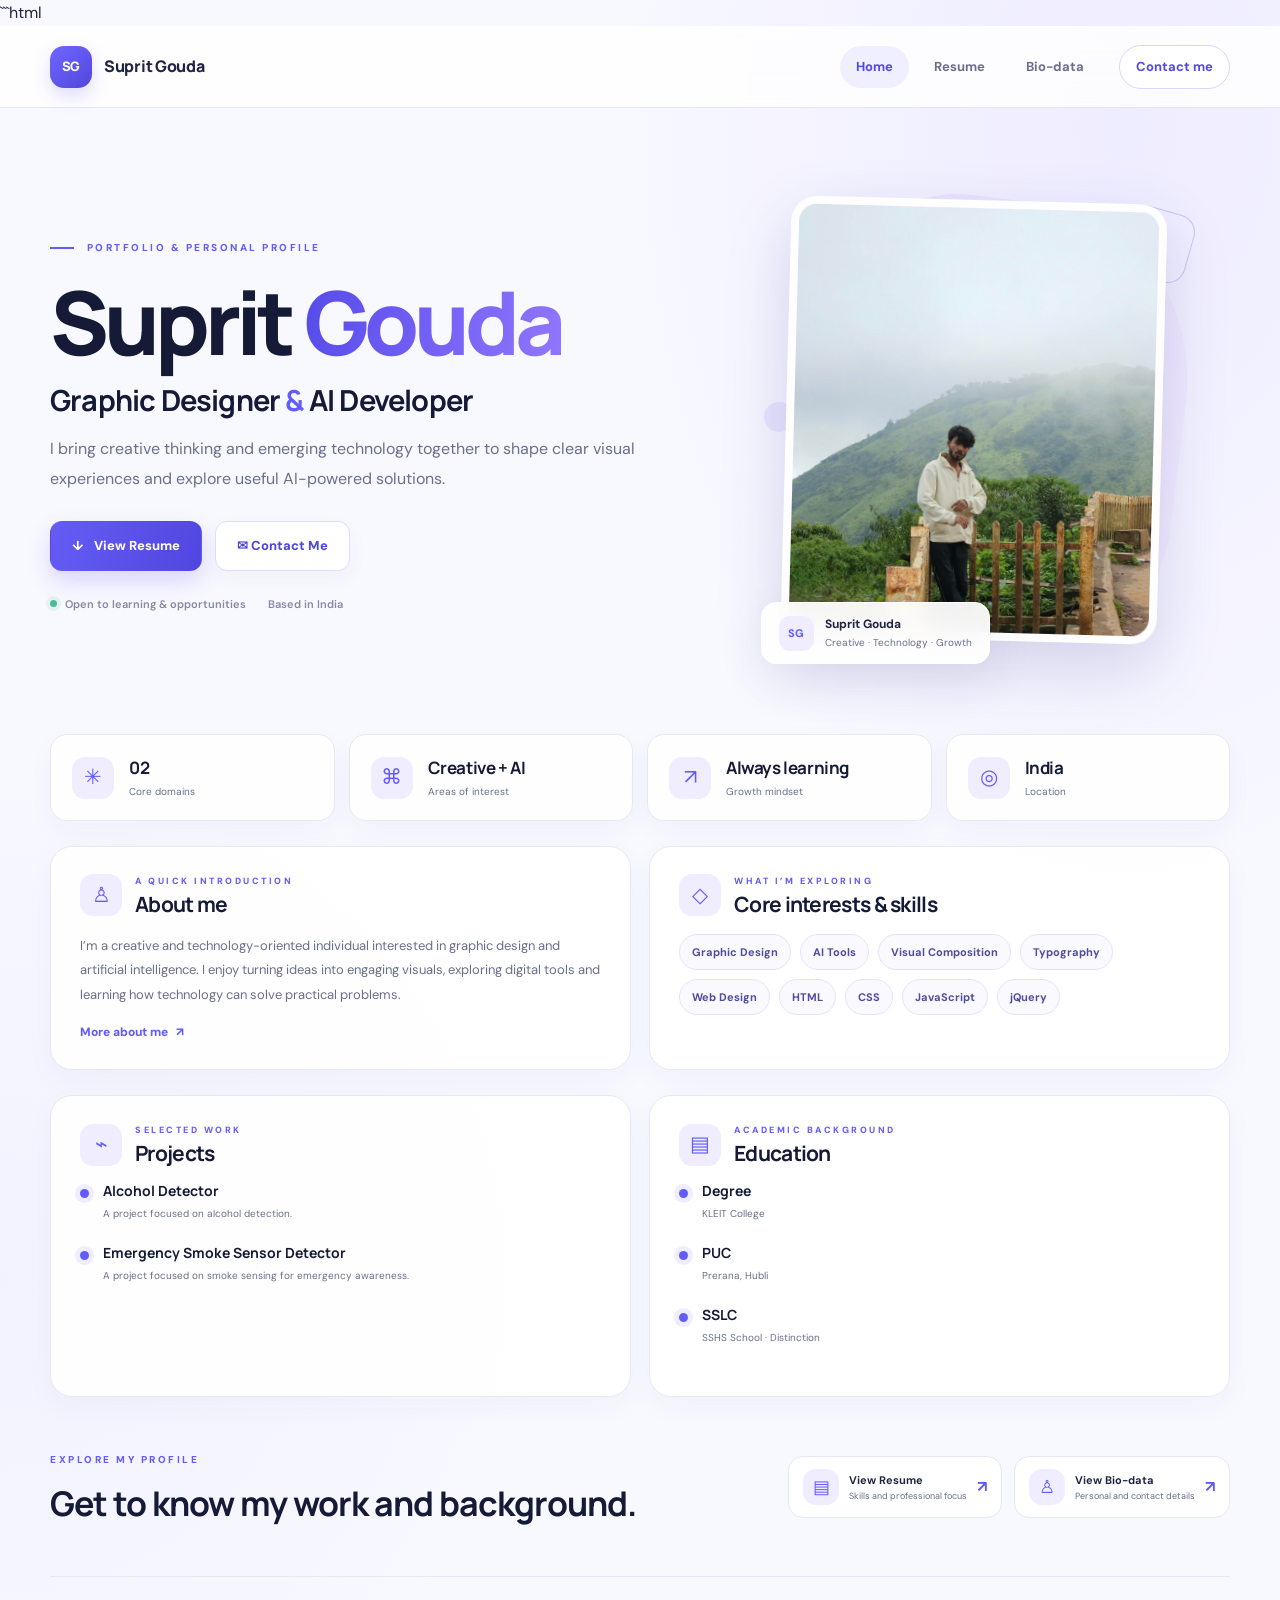
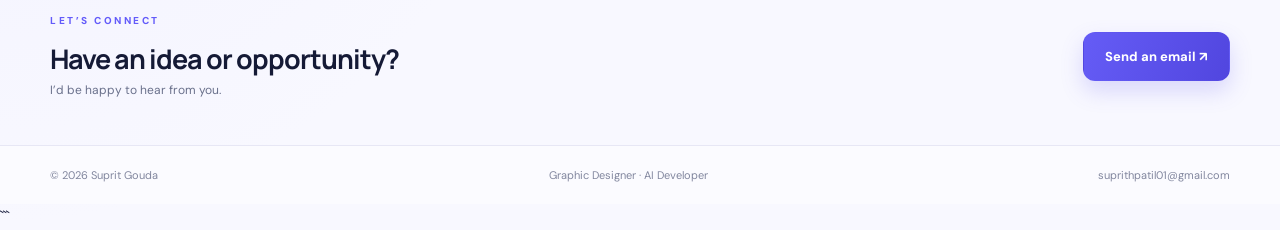
<file: index.html>
```html
<!DOCTYPE html>
<html lang="en">
<head>
  <meta charset="UTF-8">
  <meta name="viewport" content="width=device-width, initial-scale=1.0">

  <meta name="description" content="Suprit Gouda — Graphic Designer and AI Developer. Portfolio, resume and bio-data.">

  <title>Suprit Gouda | Portfolio</title>

  <link rel="stylesheet" href="style.css">

  <link rel="preconnect" href="https://fonts.googleapis.com">
  <link rel="preconnect" href="https://fonts.gstatic.com" crossorigin>

  <link href="https://fonts.googleapis.com/css2?family=DM+Sans:wght@400;500;600;700&family=Manrope:wght@400;500;600;700;800&display=swap" rel="stylesheet">
</head>

<body>

<header class="site-header">

  <a class="brand" href="index.html">
    <span class="brand-mark">SG</span>
    <span>Suprit Gouda</span>
  </a>

  <button class="menu-toggle" aria-label="Toggle navigation" aria-expanded="false">
    ☰
  </button>

  <nav class="nav">
    <a class="active" href="index.html">Home</a>
    <a href="resume.html">Resume</a>
    <a href="biodata.html">Bio-data</a>

    <a class="nav-contact"
       href="https://mail.google.com/mail/?view=cm&fs=1&to=suprithpatil01@gmail.com"
       target="_blank"
       rel="noopener noreferrer">
       Contact me
    </a>
  </nav>

</header>

<main>

  <!-- HERO SECTION -->

  <section class="hero wrap">

    <div class="hero-copy">

      <p class="eyebrow">
        <span class="eyebrow-line"></span>
        PORTFOLIO &amp; PERSONAL PROFILE
      </p>

      <h1>Suprit <span>Gouda</span></h1>

      <h2 class="hero-role">
        Graphic Designer <i>&amp;</i> AI Developer
      </h2>

      <p class="lead">
        I bring creative thinking and emerging technology together
        to shape clear visual experiences and explore useful
        AI-powered solutions.
      </p>

      <div class="hero-actions">

        <a class="btn primary" href="resume.html">
          <span>↓</span> View Resume
        </a>

        <a class="btn secondary"
           href="https://mail.google.com/mail/?view=cm&fs=1&to=suprithpatil01@gmail.com"
           target="_blank"
           rel="noopener noreferrer">
          ✉ Contact Me
        </a>

      </div>

      <div class="hero-meta">
        <span><b class="meta-dot"></b> Open to learning &amp; opportunities</span>
        <span>Based in India</span>
      </div>

    </div>

    <div class="hero-visual">

      <div class="photo-halo"></div>

      <div class="photo-frame">
        <img src="assets/suprit-gouda.jpg"
             alt="Portrait of Suprit Gouda">
      </div>

      <div class="photo-caption">
        <span class="caption-icon">SG</span>

        <span>
          <strong>Suprit Gouda</strong>
          <small>Creative · Technology · Growth</small>
        </span>
      </div>

      <div class="decor decor-one"></div>
      <div class="decor decor-two"></div>

    </div>

  </section>


  <!-- STATISTICS -->

  <section class="wrap stats-grid" aria-label="Profile highlights">

    <article class="stat-card">
      <span class="stat-icon">✳</span>
      <div>
        <strong>02</strong>
        <small>Core domains</small>
      </div>
    </article>

    <article class="stat-card">
      <span class="stat-icon">⌘</span>
      <div>
        <strong>Creative + AI</strong>
        <small>Areas of interest</small>
      </div>
    </article>

    <article class="stat-card">
      <span class="stat-icon">↗</span>
      <div>
        <strong>Always learning</strong>
        <small>Growth mindset</small>
      </div>
    </article>

    <article class="stat-card">
      <span class="stat-icon">◎</span>
      <div>
        <strong>India</strong>
        <small>Location</small>
      </div>
    </article>

  </section>


  <!-- ABOUT AND SKILLS -->

  <section class="wrap dashboard-grid">

    <article class="panel about-panel">

      <div class="panel-heading">

        <span class="panel-icon">♙</span>

        <div>
          <p class="eyebrow">A QUICK INTRODUCTION</p>
          <h2>About me</h2>
        </div>

      </div>

      <p>
        I’m a creative and technology-oriented individual interested
        in graphic design and artificial intelligence. I enjoy
        turning ideas into engaging visuals, exploring digital
        tools and learning how technology can solve practical problems.
      </p>

      <a class="text-link" href="biodata.html">
        More about me <span>↗</span>
      </a>

    </article>


    <article class="panel skills-panel">

      <div class="panel-heading">

        <span class="panel-icon">◇</span>

        <div>
          <p class="eyebrow">WHAT I’M EXPLORING</p>
          <h2>Core interests &amp; skills</h2>
        </div>

      </div>

      <div class="skill-list">
        <span>Graphic Design</span>
        <span>AI Tools</span>
        <span>Visual Composition</span>
        <span>Typography</span>
        <span>Web Design</span>
        <span>HTML</span>
        <span>CSS</span>
        <span>JavaScript</span>
        <span>jQuery</span>
      </div>

    </article>

  </section>


  <!-- PROJECTS AND EDUCATION -->

  <section class="wrap dashboard-grid">

    <article class="panel about-panel">

      <div class="panel-heading">

        <span class="panel-icon">⌁</span>

        <div>
          <p class="eyebrow">SELECTED WORK</p>
          <h2>Projects</h2>
        </div>

      </div>

      <div class="timeline-item">
        <div class="timeline-dot"></div>
        <div>
          <h4>Alcohol Detector</h4>
          <p class="muted">
            A project focused on alcohol detection.
          </p>
        </div>
      </div>

      <div class="timeline-item">
        <div class="timeline-dot"></div>
        <div>
          <h4>Emergency Smoke Sensor Detector</h4>
          <p class="muted">
            A project focused on smoke sensing for emergency awareness.
          </p>
        </div>
      </div>

    </article>


    <article class="panel skills-panel">

      <div class="panel-heading">

        <span class="panel-icon">▤</span>

        <div>
          <p class="eyebrow">ACADEMIC BACKGROUND</p>
          <h2>Education</h2>
        </div>

      </div>

      <div class="timeline-item">
        <div class="timeline-dot"></div>
        <div>
          <h4>Degree</h4>
          <p class="muted">KLEIT College</p>
        </div>
      </div>

      <div class="timeline-item">
        <div class="timeline-dot"></div>
        <div>
          <h4>PUC</h4>
          <p class="muted">Prerana, Hubli</p>
        </div>
      </div>

      <div class="timeline-item">
        <div class="timeline-dot"></div>
        <div>
          <h4>SSLC</h4>
          <p class="muted">SSHS School · Distinction</p>
        </div>
      </div>

    </article>

  </section>


  <!-- QUICK LINKS -->

  <section class="wrap next-step">

    <div>
      <p class="eyebrow">EXPLORE MY PROFILE</p>
      <h2>Get to know my work and background.</h2>
    </div>

    <div class="quick-links">

      <a class="quick-link" href="resume.html">
        <span class="quick-icon">▤</span>
        <span>
          <strong>View Resume</strong>
          <small>Skills and professional focus</small>
        </span>
        <b>↗</b>
      </a>

      <a class="quick-link" href="biodata.html">
        <span class="quick-icon">♙</span>
        <span>
          <strong>View Bio-data</strong>
          <small>Personal and contact details</small>
        </span>
        <b>↗</b>
      </a>

    </div>

  </section>


  <!-- CONTACT SECTION -->

  <section class="contact-strip wrap">

    <div>
      <p class="eyebrow">LET’S CONNECT</p>
      <h2>Have an idea or opportunity?</h2>
      <p class="muted">I’d be happy to hear from you.</p>
    </div>

    <a class="btn primary"
       href="https://mail.google.com/mail/?view=cm&fs=1&to=suprithpatil01@gmail.com"
       target="_blank"
       rel="noopener noreferrer">
       Send an email ↗
    </a>

  </section>

</main>


<!-- FOOTER -->

<footer class="footer">

  <div class="wrap footer-inner">

    <span>
      © <span id="year"></span> Suprit Gouda
    </span>

    <span>Graphic Designer · AI Developer</span>

    <a href="https://mail.google.com/mail/?view=cm&fs=1&to=suprithpatil01@gmail.com"
       target="_blank"
       rel="noopener noreferrer">
       suprithpatil01@gmail.com
    </a>

  </div>

</footer>


<script src="https://code.jquery.com/jquery-3.7.1.min.js"></script>
<script src="script.js"></script>

</body>
</html>
```
</file>
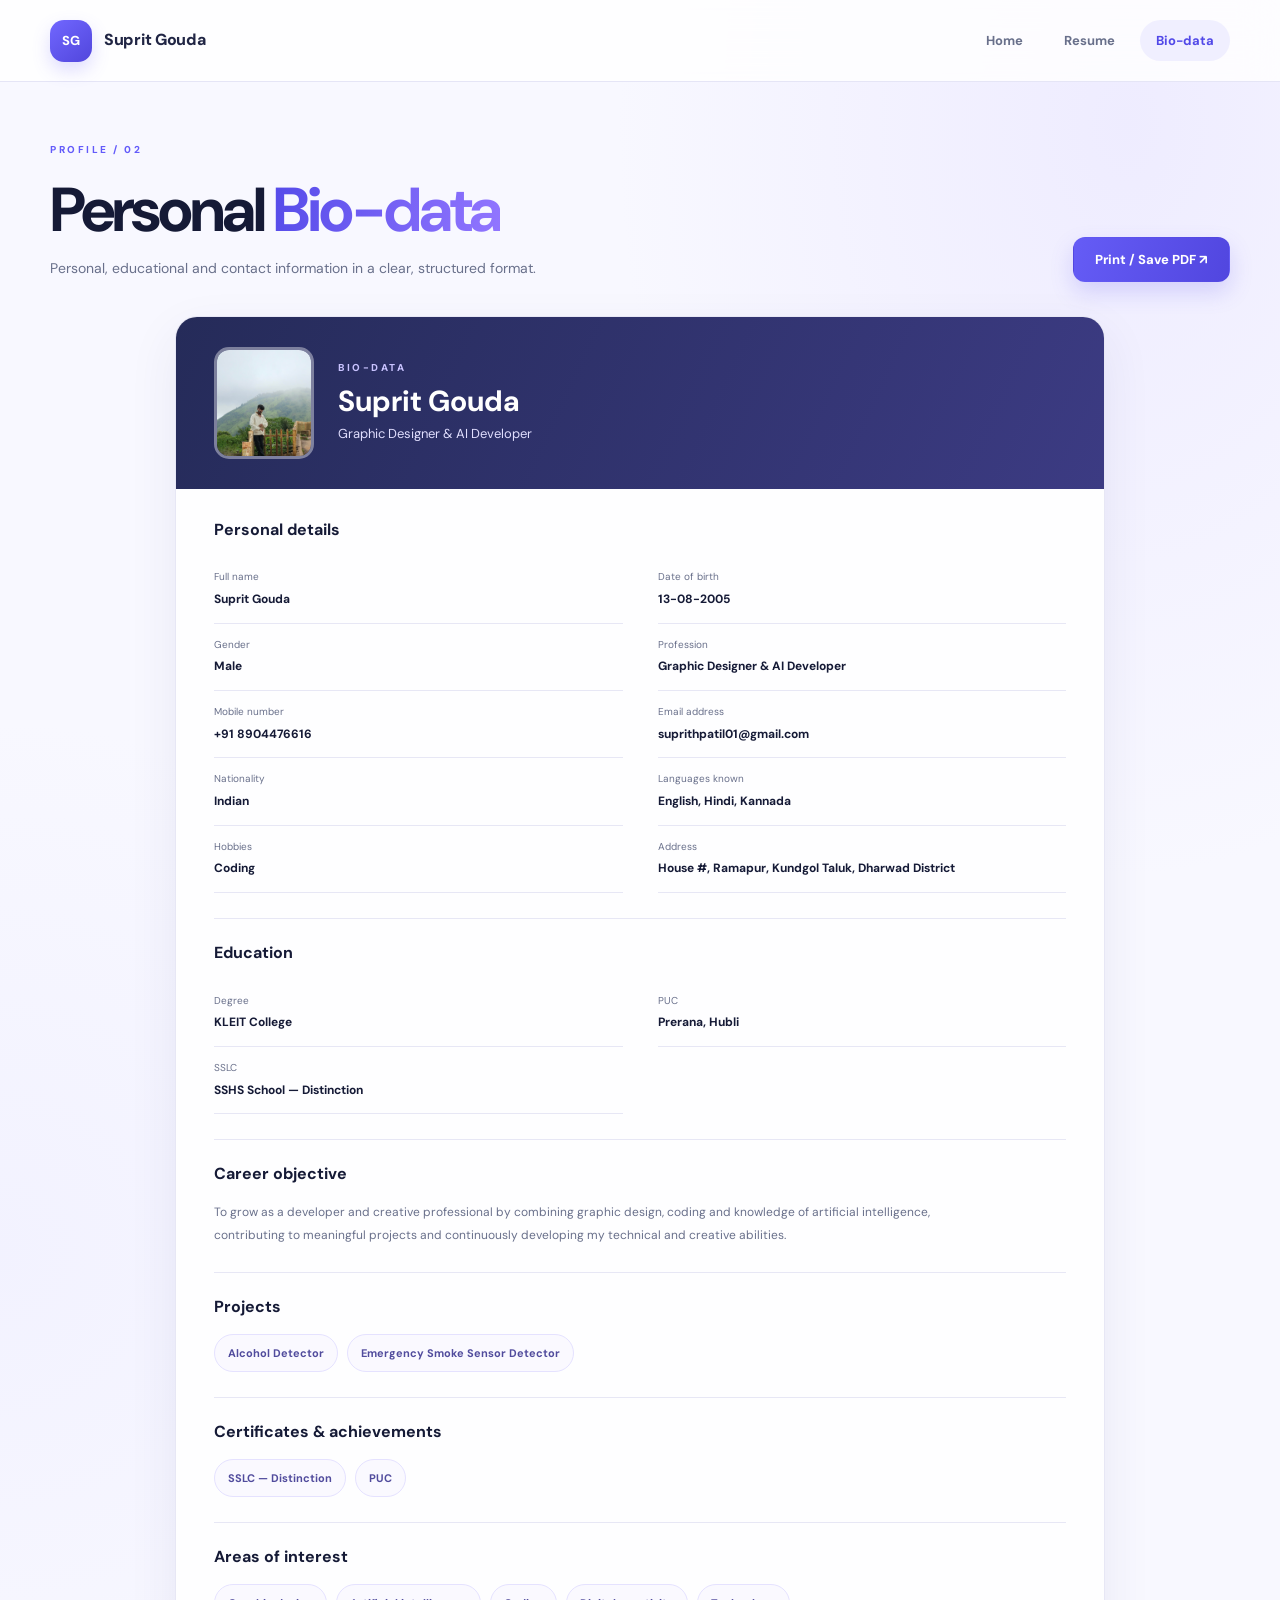
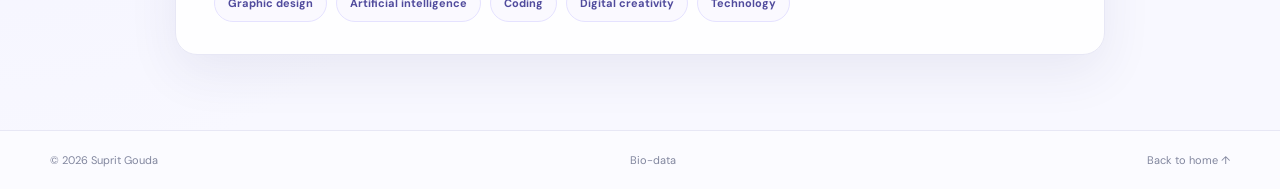
<file: biodata.html>
<!DOCTYPE html>
<html lang="en">
<head>
<meta charset="UTF-8"><meta name="viewport" content="width=device-width, initial-scale=1.0">
<meta name="description" content="Personal bio-data of Suprit Gouda">
<title>Bio-data | Suprit Gouda</title>
<link rel="stylesheet" href="style.css">
<link rel="preconnect" href="https://fonts.googleapis.com">
<link href="https://fonts.googleapis.com/css2?family=DM+Sans:wght@400;500;600;700&family=Space+Grotesk:wght@400;500;600;700&display=swap" rel="stylesheet">
</head>
<body>
<header class="site-header">
  <a class="brand" href="index.html"><span class="brand-mark">SG</span><span>Suprit Gouda</span></a>
  <button class="menu-toggle" aria-label="Toggle navigation" aria-expanded="false">☰</button>
  <nav class="nav"><a href="index.html">Home</a><a href="resume.html">Resume</a><a class="active" href="biodata.html">Bio-data</a></nav>
</header>

<main class="wrap document-page">
  <div class="page-heading">
    <div><p class="eyebrow">PROFILE / 02</p><h1>Personal <span>Bio-data</span></h1><p class="lead">Personal, educational and contact information in a clear, structured format.</p></div>
    <button class="btn primary print-btn" onclick="window.print()">Print / Save PDF ↗</button>
  </div>

  <section class="bio-card">
    <div class="bio-header"><img src="assets/suprit-gouda.jpg" alt="Portrait of Suprit Gouda"><div><p class="eyebrow">BIO-DATA</p><h2>Suprit Gouda</h2><p>Graphic Designer &amp; AI Developer</p></div></div>
    <div class="bio-content">
      <h3>Personal details</h3>
      <div class="details-grid">
        <div class="detail"><span>Full name</span><strong>Suprit Gouda</strong></div>
        <div class="detail"><span>Date of birth</span><strong>13-08-2005</strong></div>
        <div class="detail"><span>Gender</span><strong>Male</strong></div>
        <div class="detail"><span>Profession</span><strong>Graphic Designer &amp; AI Developer</strong></div>
        <div class="detail"><span>Mobile number</span><strong><a href="tel:+918904476616">+91 8904476616</a></strong></div>
        <div class="detail"><span>Email address</span><strong><a href="mailto:suprithpatil01@gmail.com">suprithpatil01@gmail.com</a></strong></div>
        <div class="detail"><span>Nationality</span><strong>Indian</strong></div>
        <div class="detail"><span>Languages known</span><strong>English, Hindi, Kannada</strong></div>
        <div class="detail"><span>Hobbies</span><strong>Coding</strong></div>
        <div class="detail"><span>Address</span><strong>House #, Ramapur, Kundgol Taluk, Dharwad District</strong></div>
      </div>

      <div class="bio-divider"></div>
      <h3>Education</h3>
      <div class="details-grid">
        <div class="detail"><span>Degree</span><strong>KLEIT College</strong></div>
        <div class="detail"><span>PUC</span><strong>Prerana, Hubli</strong></div>
        <div class="detail"><span>SSLC</span><strong>SSHS School — Distinction</strong></div>
      </div>

      <div class="bio-divider"></div>
      <h3>Career objective</h3>
      <p class="bio-paragraph">To grow as a developer and creative professional by combining graphic design, coding and knowledge of artificial intelligence, contributing to meaningful projects and continuously developing my technical and creative abilities.</p>

      <div class="bio-divider"></div>
      <h3>Projects</h3>
      <div class="interest-tags"><span>Alcohol Detector</span><span>Emergency Smoke Sensor Detector</span></div>

      <div class="bio-divider"></div>
      <h3>Certificates &amp; achievements</h3>
      <div class="interest-tags"><span>SSLC — Distinction</span><span>PUC</span></div>

      <div class="bio-divider"></div>
      <h3>Areas of interest</h3>
      <div class="interest-tags"><span>Graphic design</span><span>Artificial intelligence</span><span>Coding</span><span>Digital creativity</span><span>Technology</span></div>
    </div>
  </section>
</main>

<footer class="footer"><div class="wrap footer-inner"><span>© <span id="year"></span> Suprit Gouda</span><span>Bio-data</span><a href="index.html">Back to home ↑</a></div></footer>
<script src="https://code.jquery.com/jquery-3.7.1.min.js"></script><script src="script.js"></script>
</body></html>
</file>
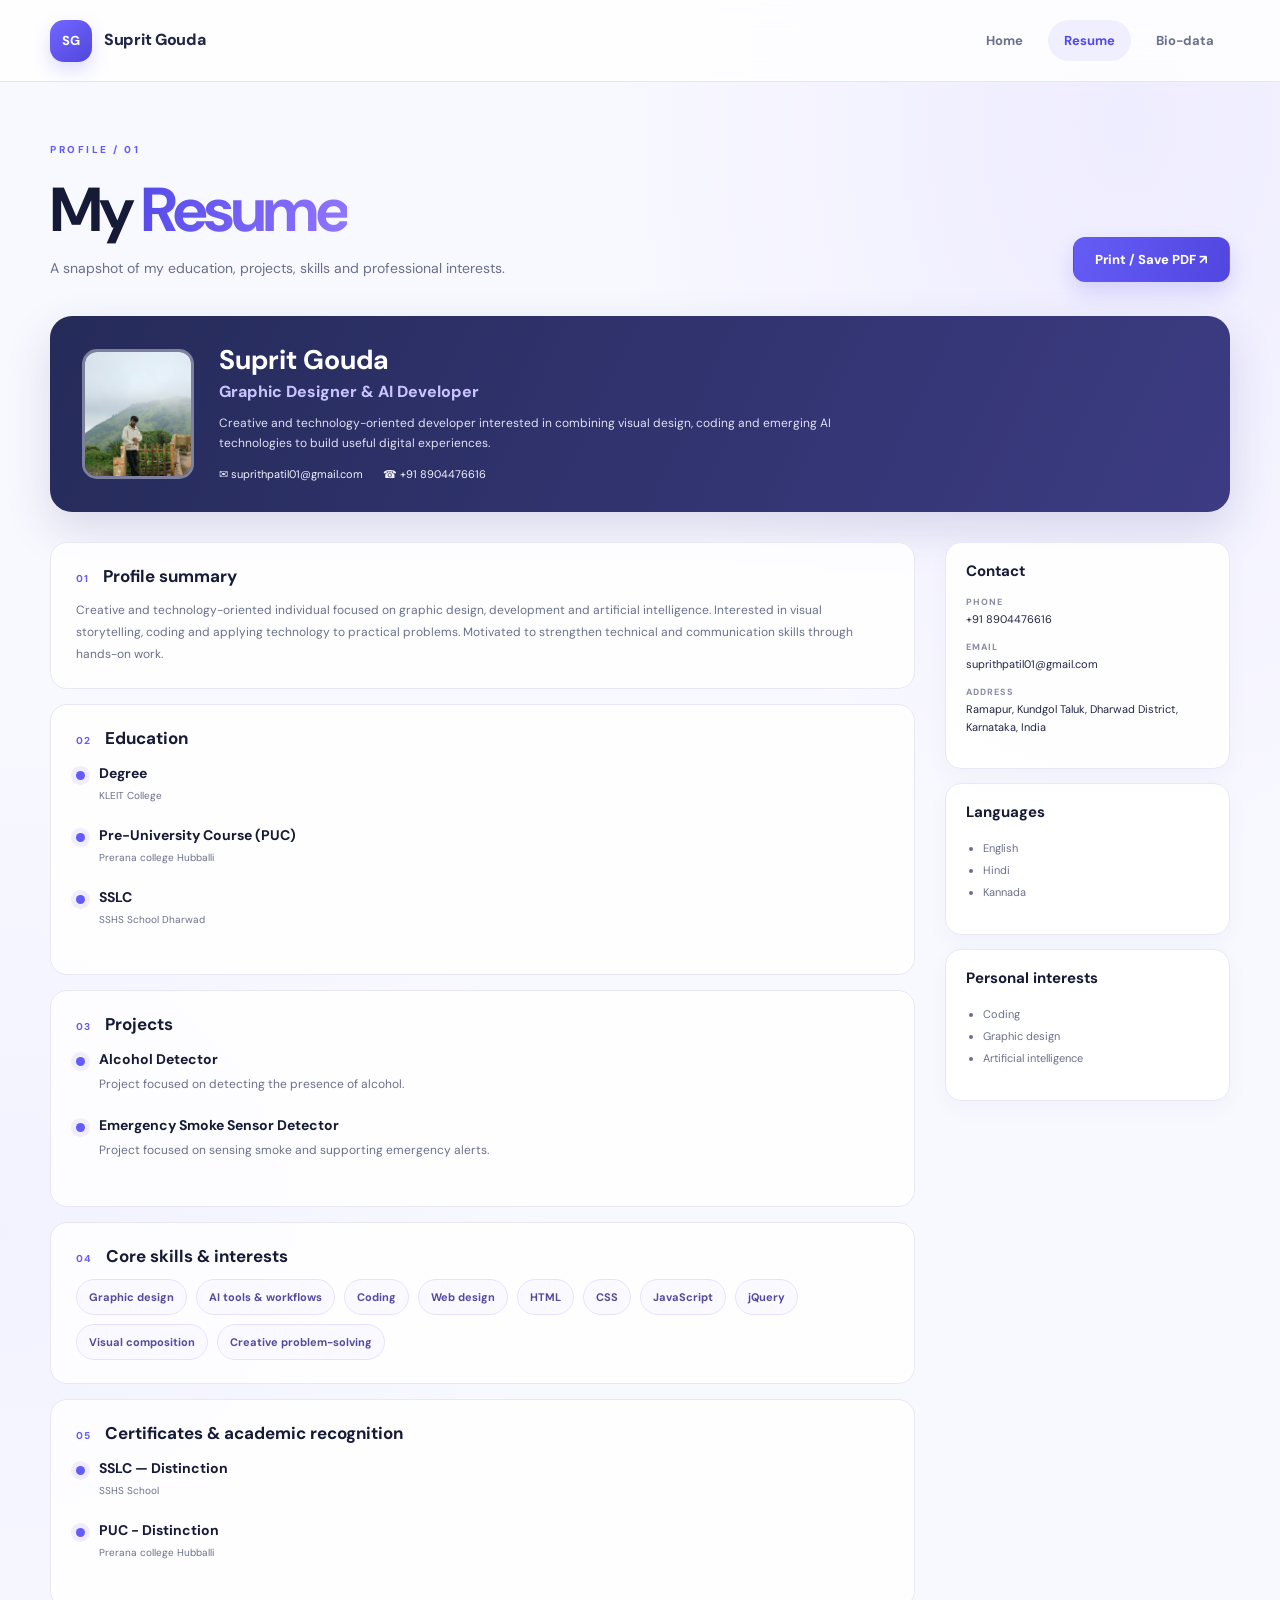
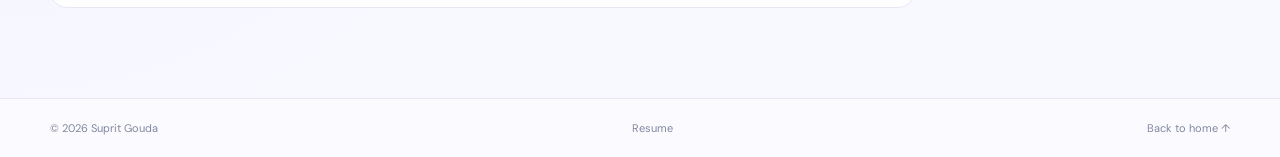
<file: resume.html>
<!DOCTYPE html>
<html lang="en">
<head>
<meta charset="UTF-8"><meta name="viewport" content="width=device-width, initial-scale=1.0">
<meta name="description" content="Resume of Suprit Gouda — Graphic Designer and AI Developer">
<title>Resume | Suprit Gouda</title>
<link rel="stylesheet" href="style.css">
<link rel="preconnect" href="https://fonts.googleapis.com">
<link href="https://fonts.googleapis.com/css2?family=DM+Sans:wght@400;500;600;700&family=Space+Grotesk:wght@400;500;600;700&display=swap" rel="stylesheet">
</head>
<body>
<header class="site-header">
  <a class="brand" href="index.html"><span class="brand-mark">SG</span><span>Suprit Gouda</span></a>
  <button class="menu-toggle" aria-label="Toggle navigation" aria-expanded="false">☰</button>
  <nav class="nav"><a href="index.html">Home</a><a class="active" href="resume.html">Resume</a><a href="biodata.html">Bio-data</a></nav>
</header>

<main class="wrap document-page">
  <div class="page-heading">
    <div><p class="eyebrow">PROFILE / 01</p><h1>My <span>Resume</span></h1><p class="lead">A snapshot of my education, projects, skills and professional interests.</p></div>
    <button class="btn primary print-btn" onclick="window.print()">Print / Save PDF ↗</button>
  </div>

  <section class="resume-top">
    <img src="assets/suprit-gouda.jpg" alt="Suprit Gouda" class="resume-photo">
    <div><h2>Suprit Gouda</h2><p class="role">Graphic Designer &amp; AI Developer</p>
      <p class="muted">Creative and technology-oriented developer interested in combining visual design, coding and emerging AI technologies to build useful digital experiences.</p>
      <div class="contact-inline"><a href="mailto:suprithpatil01@gmail.com">✉ suprithpatil01@gmail.com</a><a href="tel:+918904476616">☎ +91 8904476616</a></div>
    </div>
  </section>

  <div class="resume-grid">
    <div class="resume-main">
      <section class="doc-section"><h3><span>01</span> Profile summary</h3>
        <p>Creative and technology-oriented individual focused on graphic design, development and artificial intelligence. Interested in visual storytelling, coding and applying technology to practical problems. Motivated to strengthen technical and communication skills through hands-on work.</p>
      </section>

      <section class="doc-section"><h3><span>02</span> Education</h3>
        <div class="timeline-item"><div class="timeline-dot"></div><div><h4>Degree</h4><p class="muted">KLEIT College</p></div></div>
        <div class="timeline-item"><div class="timeline-dot"></div><div><h4>Pre-University Course (PUC)</h4><p class="muted">Prerana college Hubballi</p></div></div>
        <div class="timeline-item"><div class="timeline-dot"></div><div><h4>SSLC</h4><p class="muted">SSHS School Dharwad</p></div></div>
      </section>

      <section class="doc-section"><h3><span>03</span> Projects</h3>
        <div class="timeline-item"><div class="timeline-dot"></div><div><h4>Alcohol Detector</h4><p>Project focused on detecting the presence of alcohol.</p></div></div>
        <div class="timeline-item"><div class="timeline-dot"></div><div><h4>Emergency Smoke Sensor Detector</h4><p>Project focused on sensing smoke and supporting emergency alerts.</p></div></div>
      </section>

      <section class="doc-section"><h3><span>04</span> Core skills &amp; interests</h3>
        <div class="skill-list"><span>Graphic design</span><span>AI tools &amp; workflows</span><span>Coding</span><span>Web design</span><span>HTML</span><span>CSS</span><span>JavaScript</span><span>jQuery</span><span>Visual composition</span><span>Creative problem-solving</span></div>
      </section>

      <section class="doc-section"><h3><span>05</span> Certificates &amp; academic recognition</h3>
        <div class="timeline-item"><div class="timeline-dot"></div><div><h4>SSLC — Distinction</h4><p class="muted">SSHS School</p></div></div>
        <div class="timeline-item"><div class="timeline-dot"></div><div><h4>PUC - Distinction</h4><p class="muted">Prerana college Hubballi</p></div></div>
      </section>
    </div>

    <aside class="resume-side">
      <section class="side-card"><h3>Contact</h3>
        <p><small>PHONE</small><a href="tel:+918904476616">+91 8904476616</a></p>
        <p><small>EMAIL</small><a href="mailto:suprithpatil01@gmail.com">suprithpatil01@gmail.com</a></p>
        <p><small>ADDRESS</small><span>Ramapur, Kundgol Taluk, Dharwad District, Karnataka, India</span></p>
      </section>
      <section class="side-card"><h3>Languages</h3><ul><li>English</li><li>Hindi</li><li>Kannada</li></ul></section>
      <section class="side-card"><h3>Personal interests</h3><ul><li>Coding</li><li>Graphic design</li><li>Artificial intelligence</li></ul></section>
    </aside>
  </div>
</main>

<footer class="footer"><div class="wrap footer-inner"><span>© <span id="year"></span> Suprit Gouda</span><span>Resume</span><a href="index.html">Back to home ↑</a></div></footer>
<script src="https://code.jquery.com/jquery-3.7.1.min.js"></script><script src="script.js"></script>
</body></html>
</file>
<file: style.css>
:root{--navy:#151a36;--navy-2:#242b55;--ink:#202544;--muted:#69708b;--paper:#f8f8ff;--white:#fff;--purple:#635bfa;--purple-2:#8a72ff;--lav:#efedff;--line:#e7e7f5;--shadow:0 18px 50px rgba(48,48,110,.08);--radius:22px}
*{box-sizing:border-box}html{scroll-behavior:smooth}body{margin:0;background:radial-gradient(ellipse at 88% 7%,rgba(213,205,255,.28),transparent 32%),radial-gradient(ellipse at 0% 70%,rgba(225,224,255,.25),transparent 30%),var(--paper);color:var(--ink);font-family:"DM Sans",sans-serif;line-height:1.65}a{color:inherit;text-decoration:none}h1,h2,h3,h4,.brand{font-family:Manrope,"DM Sans",sans-serif;line-height:1.18}.wrap{width:min(1180px,calc(100% - 56px));margin-inline:auto}
.site-header{height:82px;padding:0 max(28px,calc((100% - 1180px)/2));display:flex;align-items:center;justify-content:space-between;background:rgba(255,255,255,.82);border-bottom:1px solid rgba(225,225,245,.85);position:sticky;top:0;z-index:20;backdrop-filter:blur(18px)}.brand{display:flex;align-items:center;gap:12px;font-weight:800;font-size:16px;letter-spacing:-.3px}.brand-mark{width:42px;height:42px;border-radius:14px;display:grid;place-items:center;background:linear-gradient(140deg,#7167ff,#5146dc);color:#fff;font-size:13px;box-shadow:0 8px 18px #635bfa35}.nav{display:flex;align-items:center;gap:9px}.nav a{font-size:13px;font-weight:700;color:#69708b;padding:10px 16px;border-radius:999px;transition:.2s}.nav a:hover,.nav a.active{color:#5148e8;background:#f0efff}.nav a.nav-contact{margin-left:10px;border:1px solid #d9d6ff;color:#5148e8;background:#fff}.menu-toggle{display:none;border:1px solid var(--line);background:#fff;border-radius:10px;padding:7px 11px;font-size:20px;color:var(--navy)}
.hero{display:grid;grid-template-columns:1.08fr .92fr;align-items:center;gap:65px;padding-top:76px;padding-bottom:58px;min-height:560px}.eyebrow{font-size:10px;letter-spacing:2.5px;font-weight:800;color:var(--purple);margin:0 0 14px}.eyebrow-line{display:inline-block;width:24px;height:2px;background:var(--purple);vertical-align:middle;margin-right:8px}.hero h1{font-size:clamp(54px,7vw,88px);letter-spacing:-5px;margin:0;color:var(--navy);font-weight:800}.hero h1 span,.page-heading h1 span{background:linear-gradient(100deg,#554be9,#9276ff);-webkit-background-clip:text;background-clip:text;color:transparent}.hero-role{font-size:clamp(20px,2.5vw,29px);letter-spacing:-.8px;margin:9px 0 17px;color:var(--navy)}.hero-role i{color:var(--purple);font-style:normal}.lead{font-size:16px;line-height:1.85;color:var(--muted);max-width:590px}.hero-actions{display:flex;gap:13px;flex-wrap:wrap;margin:28px 0 24px}.btn{display:inline-flex;align-items:center;justify-content:center;gap:10px;padding:13px 21px;border-radius:12px;font-size:13px;font-weight:800;border:1px solid transparent;cursor:pointer;font-family:inherit;transition:transform .2s,box-shadow .2s,background .2s}.btn:hover{transform:translateY(-2px)}.primary{background:linear-gradient(110deg,#655cf6,#5146df);color:#fff;box-shadow:0 10px 22px #6258ed35}.primary:hover{box-shadow:0 14px 28px #6258ed4a}.secondary{background:#fff;border-color:#dedcff;color:#4e48d7;box-shadow:0 7px 20px #4944a00b}.hero-meta{display:flex;gap:22px;flex-wrap:wrap;color:#858aa1;font-size:11px;font-weight:600}.hero-meta span{display:flex;align-items:center;gap:8px}.meta-dot{width:7px;height:7px;background:#49bd91;border-radius:50%;box-shadow:0 0 0 4px #49bd911b}
.hero-visual{position:relative;justify-self:center;width:min(100%,420px);padding:16px 22px 28px}.photo-halo{position:absolute;inset:3% 0 8% 9%;background:linear-gradient(140deg,#e7e2ff,#f3edff);border-radius:38% 42% 28% 34%;transform:rotate(7deg)}.photo-frame{height:440px;position:relative;z-index:1;border-radius:26px;overflow:hidden;border:8px solid rgba(255,255,255,.95);box-shadow:0 25px 65px rgba(62,57,140,.18);transform:rotate(1.5deg);background:#e8e8f5}.photo-frame img{width:100%;height:100%;display:block;object-fit:cover;object-position:center 42%}.photo-caption{position:absolute;z-index:3;bottom:4px;left:-3px;display:flex;align-items:center;gap:11px;padding:12px 17px;background:rgba(255,255,255,.94);border:1px solid #fff;border-radius:15px;box-shadow:var(--shadow);backdrop-filter:blur(12px)}.caption-icon{width:35px;height:35px;border-radius:11px;display:grid;place-items:center;background:var(--lav);color:var(--purple);font-weight:800;font-size:11px}.photo-caption strong,.photo-caption small{display:block}.photo-caption strong{font-size:12px}.photo-caption small{font-size:10px;color:var(--muted)}.decor{position:absolute;border:1px solid #c9c4ff;border-radius:18px;z-index:0}.decor-one{width:70px;height:70px;right:-7px;top:25px;transform:rotate(16deg)}.decor-two{width:30px;height:30px;left:0;top:45%;background:#e7e4ff;border:0;border-radius:50%}
.stats-grid{display:grid;grid-template-columns:repeat(4,1fr);gap:14px;margin-top:8px}.stat-card{display:flex;align-items:center;gap:15px;background:rgba(255,255,255,.85);border:1px solid var(--line);border-radius:17px;padding:19px 21px;box-shadow:0 10px 28px rgba(46,45,105,.035);transition:.2s}.stat-card:hover,.panel:hover,.quick-link:hover{transform:translateY(-3px);box-shadow:var(--shadow)}.stat-icon,.panel-icon,.quick-icon{width:42px;height:42px;display:grid;place-items:center;flex:none;border-radius:13px;background:var(--lav);color:var(--purple);font-size:21px}.stat-card strong,.stat-card small{display:block}.stat-card strong{font-family:Manrope;font-size:17px;letter-spacing:-.4px;color:var(--navy)}.stat-card small{font-size:10px;color:var(--muted);margin-top:2px}.dashboard-grid{display:grid;grid-template-columns:1fr 1fr;gap:18px;padding-top:25px}.panel{padding:27px 29px;background:rgba(255,255,255,.88);border:1px solid var(--line);border-radius:var(--radius);box-shadow:0 10px 30px rgba(46,45,105,.035);transition:.25s}.panel-heading{display:flex;align-items:center;gap:13px;margin-bottom:17px}.panel-heading .eyebrow{margin:0 0 3px;font-size:9px}.panel-heading h2{margin:0;font-size:21px;letter-spacing:-.7px;color:var(--navy)}.panel>p{font-size:13px;line-height:1.9;color:var(--muted);margin:0 0 15px}.text-link{font-size:12px;color:var(--purple);font-weight:800}.text-link span{margin-left:5px}.skill-list,.interest-tags{display:flex;flex-wrap:wrap;gap:9px}.skill-list span,.interest-tags span{padding:9px 13px;border:1px solid #e5e2ff;background:#faf9ff;border-radius:999px;font-size:11px;font-weight:700;color:#514c9d}.next-step{padding:55px 0 15px;display:flex;align-items:center;justify-content:space-between;gap:30px}.next-step h2,.contact-strip h2{font-size:clamp(24px,3vw,34px);letter-spacing:-1px;color:var(--navy);margin:0}.quick-links{display:flex;gap:12px;flex-wrap:wrap}.quick-link{display:flex;align-items:center;gap:10px;padding:12px 14px;border-radius:15px;border:1px solid var(--line);background:#fff;min-width:210px;transition:.2s}.quick-icon{width:36px;height:36px;font-size:18px}.quick-link strong,.quick-link small{display:block}.quick-link strong{font-size:11px}.quick-link small{font-size:9px;color:var(--muted)}.quick-link>b{margin-left:auto;color:var(--purple)}.contact-strip{border-top:1px solid var(--line);margin-top:38px;padding:36px 0 44px;display:flex;align-items:center;justify-content:space-between;gap:20px}.contact-strip h2{font-size:27px}.muted{color:var(--muted)}.contact-strip p.muted{font-size:12px;margin:6px 0 0}.footer{border-top:1px solid var(--line);padding:20px 0;color:#81869e;font-size:11px;background:rgba(255,255,255,.55)}.footer-inner{display:flex;justify-content:space-between;gap:15px;flex-wrap:wrap}
/* Resume and bio-data pages */
.document-page{padding-top:60px;padding-bottom:75px}.page-heading{display:flex;align-items:flex-end;justify-content:space-between;gap:25px;margin-bottom:34px}.page-heading h1{font-size:clamp(44px,5vw,62px);letter-spacing:-3px;margin:0 0 10px;color:var(--navy)}.page-heading .lead{margin:0;font-size:14px}.print-btn{white-space:nowrap}.resume-top{display:flex;gap:25px;align-items:center;padding:28px 32px;background:linear-gradient(115deg,#252b59,#3c3b83);color:white;border-radius:22px;box-shadow:0 18px 45px rgba(48,47,117,.15)}.resume-photo{width:112px;height:130px;object-fit:cover;object-position:center 42%;border-radius:15px;border:3px solid #ffffff65}.resume-top h2{font-size:27px;margin:0 0 4px}.resume-top .role{color:#c9c3ff;font-weight:800;margin:0 0 8px}.resume-top .muted{color:#e0e0f5;max-width:660px;margin:0 0 12px;font-size:12px}.contact-inline{display:flex;gap:20px;flex-wrap:wrap;font-size:11px;color:#f2f1ff}.resume-grid{display:grid;grid-template-columns:1fr 285px;gap:30px;margin-top:30px}.doc-section{padding:23px 25px;margin-bottom:15px;background:rgba(255,255,255,.82);border:1px solid var(--line);border-radius:17px}.doc-section h3{font-size:17px;color:var(--navy);margin:0 0 13px}.doc-section h3 span{font-size:10px;color:var(--purple);margin-right:10px;letter-spacing:1px}.doc-section>p,.timeline-item p{font-size:12px;color:var(--muted);margin:0;line-height:1.85}.skill-list span{padding:8px 12px}.timeline-item{display:flex;gap:14px;margin:17px 0}.timeline-dot{width:9px;height:9px;background:var(--purple);border-radius:50%;margin-top:6px;flex:none;box-shadow:0 0 0 5px #efedff}.timeline-item h4{margin:0;font-size:14px;color:var(--navy)}.timeline-item p{margin:5px 0}.timeline-item .muted{font-size:10px}.callout{background:#f4f2ff;padding:16px 18px;border-left:3px solid var(--purple);border-radius:10px}.callout strong{font-size:12px;color:var(--navy)}.callout p{font-size:11px;color:var(--muted);margin:5px 0 0;line-height:1.8}.side-card{background:rgba(255,255,255,.9);border:1px solid var(--line);border-radius:16px;padding:20px;margin-bottom:14px;box-shadow:0 8px 24px rgba(46,45,105,.03)}.side-card h3{font-size:15px;color:var(--navy);margin:0 0 15px}.side-card p{font-size:11px;margin:12px 0;display:flex;flex-direction:column;overflow-wrap:anywhere}.side-card small{font-size:9px;letter-spacing:1px;color:#8a8da6;font-weight:800}.side-card ul{padding-left:17px;font-size:11px;color:var(--muted);line-height:2}.bio-card{background:rgba(255,255,255,.92);border:1px solid var(--line);border-radius:22px;overflow:hidden;max-width:930px;margin:auto;box-shadow:var(--shadow)}.bio-header{background:linear-gradient(115deg,#252b59,#3c3b83);color:white;padding:30px 38px;display:flex;align-items:center;gap:24px}.bio-header img{width:100px;height:112px;object-fit:cover;object-position:center 42%;border-radius:15px;border:3px solid #ffffff65}.bio-header .eyebrow{color:#c9c3ff;margin-bottom:7px}.bio-header h2{font-size:29px;margin:0 0 5px}.bio-header p:last-child{margin:0;color:#e0defe;font-size:13px}.bio-content{padding:32px 38px}.bio-content h3{font-size:16px;color:var(--navy);margin:0 0 17px}.details-grid{display:grid;grid-template-columns:1fr 1fr;gap:0 35px}.detail{padding:13px 0;border-bottom:1px solid var(--line);display:flex;flex-direction:column;gap:4px}.detail span{font-size:10px;color:var(--muted)}.detail strong{font-size:12px;color:var(--navy);overflow-wrap:anywhere}.bio-divider{height:1px;background:var(--line);margin:25px 0}.bio-paragraph{font-size:12px;color:var(--muted);max-width:720px;line-height:1.9}
@media(max-width:900px){.hero{gap:35px}.photo-frame{height:390px}.stats-grid{grid-template-columns:repeat(2,1fr)}.next-step{align-items:flex-start;flex-direction:column}.quick-links{width:100%}.quick-link{flex:1}}
@media(max-width:680px){.wrap{width:min(100% - 34px,540px)}.site-header{height:70px;padding:0 17px}.menu-toggle{display:block}.nav{display:none;position:absolute;top:69px;left:0;right:0;background:rgba(255,255,255,.98);padding:16px 18px 20px;border-bottom:1px solid var(--line);flex-direction:column;align-items:stretch;gap:5px}.nav.open{display:flex}.nav a{padding:12px 14px}.nav a.nav-contact{margin:5px 0 0;text-align:center}.hero{grid-template-columns:1fr;gap:28px;padding-top:48px;padding-bottom:35px}.hero h1{font-size:60px;letter-spacing:-3.5px}.hero-role{font-size:22px}.hero .lead{font-size:14px}.hero-visual{max-width:340px;width:90%;padding:8px 15px 28px}.photo-frame{height:390px}.stats-grid{gap:10px}.stat-card{padding:14px 12px;gap:10px}.stat-icon{width:35px;height:35px;font-size:17px}.stat-card strong{font-size:13px}.stat-card small{font-size:9px}.dashboard-grid{grid-template-columns:1fr;padding-top:17px}.panel{padding:22px}.panel-heading h2{font-size:19px}.next-step{padding-top:38px}.quick-links{flex-direction:column}.quick-link{width:100%}.contact-strip{align-items:flex-start;flex-direction:column;margin-top:25px}.footer-inner{flex-direction:column;gap:7px}.document-page{padding-top:40px}.page-heading{align-items:flex-start;flex-direction:column;margin-bottom:25px}.page-heading h1{font-size:45px}.resume-top{align-items:flex-start;padding:21px;gap:16px}.resume-photo{width:82px;height:100px}.resume-top h2{font-size:21px}.resume-top .role{font-size:12px}.contact-inline{flex-direction:column;gap:5px}.resume-grid{grid-template-columns:1fr;gap:8px}.doc-section{padding:19px}.bio-header{padding:23px;gap:16px}.bio-header img{width:82px;height:95px}.bio-header h2{font-size:23px}.bio-content{padding:23px}.details-grid{grid-template-columns:1fr}}
@media print{body{background:#fff}.site-header,.footer,.print-btn{display:none!important}.wrap{width:100%}.document-page{padding:0}.side-card,.bio-card,.resume-top,.doc-section{break-inside:avoid}.resume-grid{gap:18px}.bio-card{box-shadow:none}.page-heading{margin-bottom:18px}.resume-top,.bio-header{print-color-adjust:exact;-webkit-print-color-adjust:exact}.side-card,.doc-section{box-shadow:none}}
@keyframes riseIn{from{opacity:0;transform:translateY(12px)}to{opacity:1;transform:translateY(0)}}.reveal-in{animation:riseIn .55s ease both}@media(prefers-reduced-motion:reduce){*,*::before,*::after{scroll-behavior:auto!important;animation-duration:.01ms!important;transition-duration:.01ms!important}}
</file>
